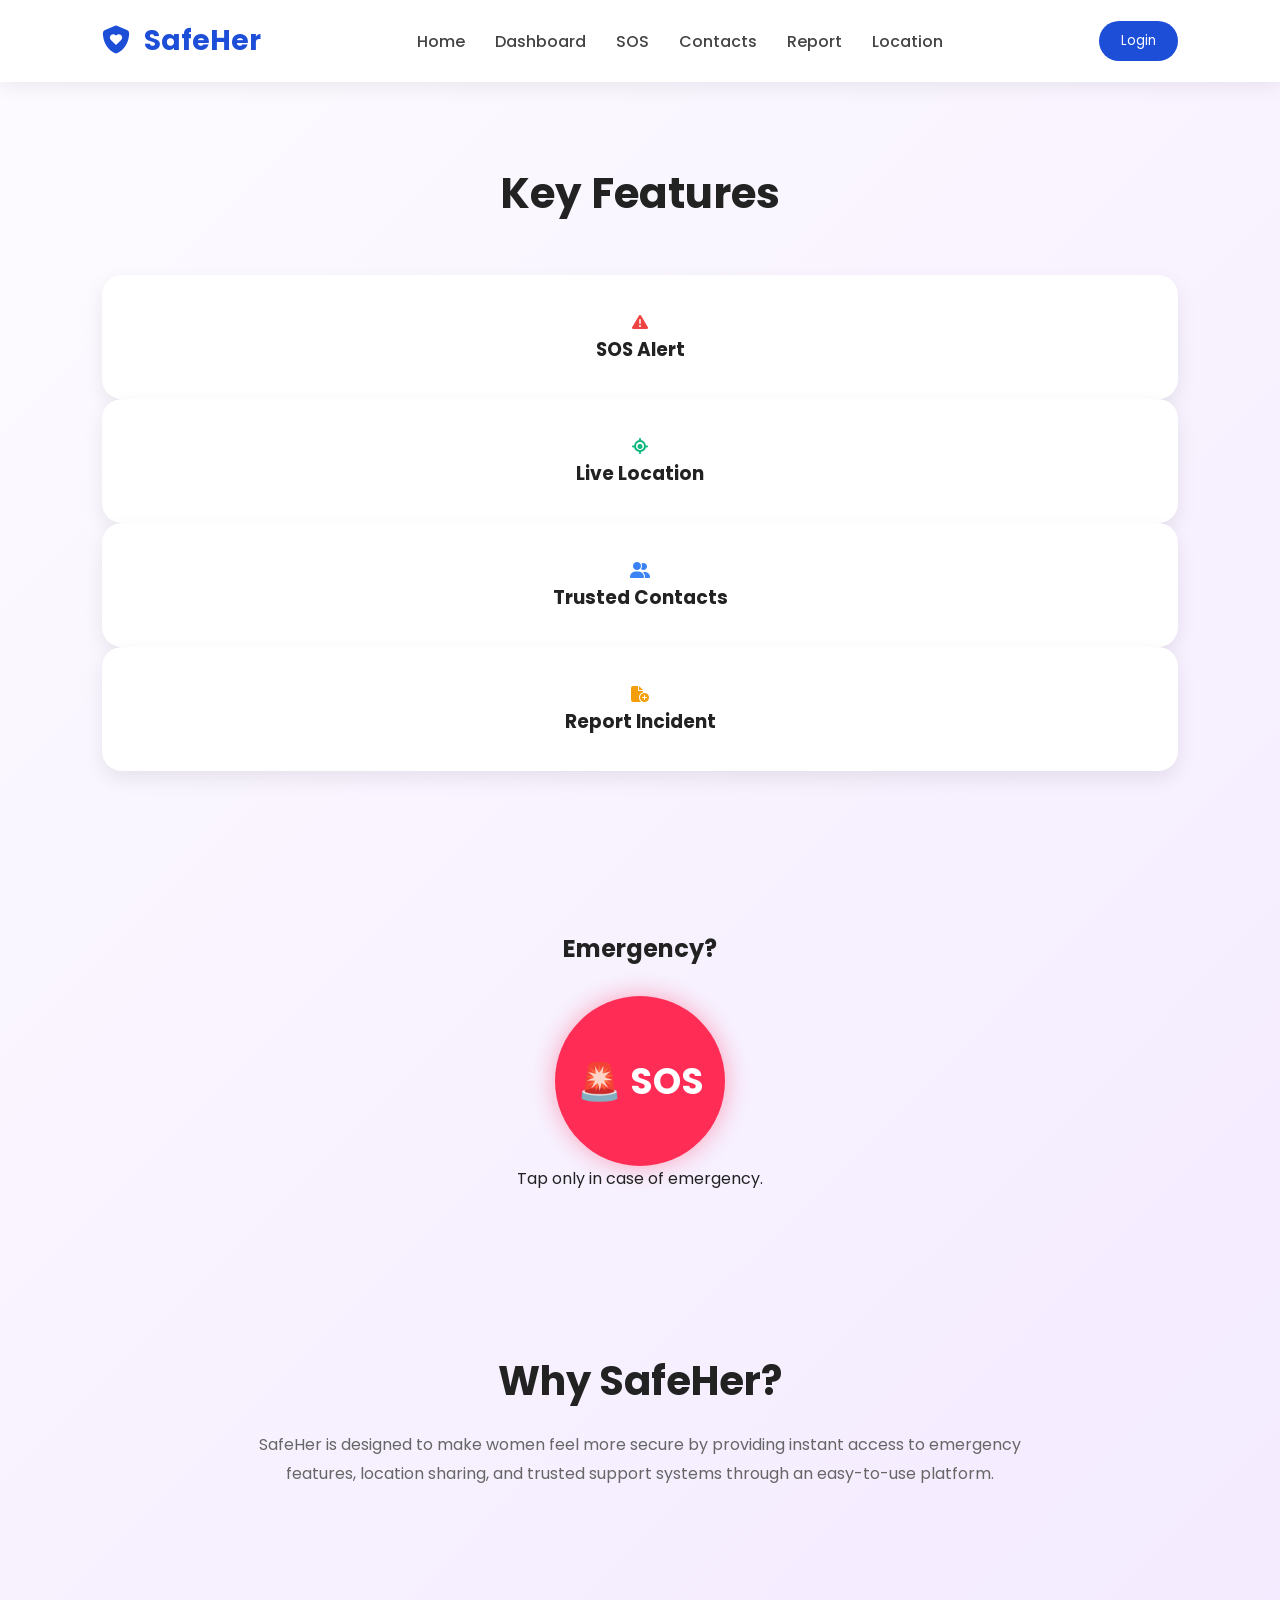
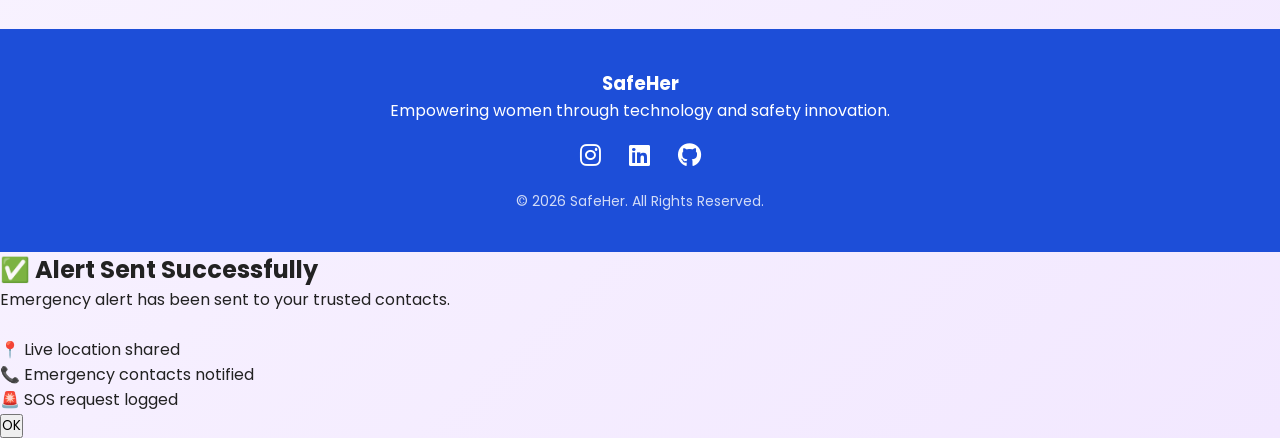
<file: index.html>
<!DOCTYPE html>
<html lang="en">
<head>
  <meta charset="UTF-8" />
  <meta name="viewport" content="width=device-width, initial-scale=1.0" />
  <title>SafeHer | Women Safety Platform</title>

  <!-- Google Font -->
  <link rel="preconnect" href="https://fonts.googleapis.com">
  <link rel="preconnect" href="https://fonts.gstatic.com" crossorigin>
  <link href="https://fonts.googleapis.com/css2?family=Poppins:wght@300;400;500;600;700&display=swap" rel="stylesheet">

  <!-- Font Awesome Icons -->
  <link rel="stylesheet"
    href="https://cdnjs.cloudflare.com/ajax/libs/font-awesome/6.5.2/css/all.min.css">

  <!-- CSS -->
  <link rel="stylesheet" href="style.css">
</head>

<body>

  <nav class="navbar">

    <div class="logo">
        <i class="fa-solid fa-shield-heart"></i>
        SafeHer
    </div>

    <ul class="nav-links">

        <li><a href="index.html">Home</a></li>

        <li><a href="dashboard.html">Dashboard</a></li>

        <li><a href="sos.html">SOS</a></li>

        <li><a href="contacts.html">Contacts</a></li>

        <li><a href="report.html">Report</a></li>

        <li><a href="location.html">Location</a></li>



    </ul>

    <a href="login.html">
    <button class="login-btn">
        Login
    </button>
    </a>

</nav>

  <!-- Features -->
  <section id="features" class="features">

    <h2>Key Features</h2>

<div class="feature-card">
    <i class="fa-solid fa-triangle-exclamation sos-icon"></i>
    <h3>SOS Alert</h3>
</div>

<div class="feature-card">
    <i class="fa-solid fa-location-crosshairs location-icon"></i>
    <h3>Live Location</h3>
</div>

<div class="feature-card">
    <i class="fa-solid fa-user-group contacts-icon"></i>
    <h3>Trusted Contacts</h3>
</div>

<div class="feature-card">
    <i class="fa-solid fa-file-circle-plus report-icon"></i>
    <h3>Report Incident</h3>
</div>

  </section>

  <!-- SOS CTA -->
  <section class="sos-section">

    <h2>Emergency?</h2>

    <button id="sosBtn" class="sos-button">
      🚨 SOS
    </button>

    <p>Tap only in case of emergency.</p>

  </section>

  <!-- About -->
  <section id="about" class="about">

    <h2>Why SafeHer?</h2>

    <p>
      SafeHer is designed to make women feel more secure by providing
      instant access to emergency features, location sharing, and
      trusted support systems through an easy-to-use platform.
    </p>

  </section>
  

  <!-- Footer -->
  <footer id="contact">

    <h3>SafeHer</h3>

    <p>
      Empowering women through technology and safety innovation.
    </p>

    <div class="socials">
      <i class="fab fa-instagram"></i>
      <i class="fab fa-linkedin"></i>
      <i class="fab fa-github"></i>
    </div>

    <p class="copyright">
      © 2026 SafeHer. All Rights Reserved.
    </p>

  </footer>


 <div id="sosPopup" class="popup">
    <div class="popup-content">
        <h2>✅ Alert Sent Successfully</h2>

        <p>
            Emergency alert has been sent to your trusted contacts.<br><br>
            📍 Live location shared<br>
            📞 Emergency contacts notified<br>
            🚨 SOS request logged
        </p>

        <button onclick="closePopup()">
            OK
        </button>
    </div>
</div> 

<script src="script.js"></script>
</body>
</html>
</file>
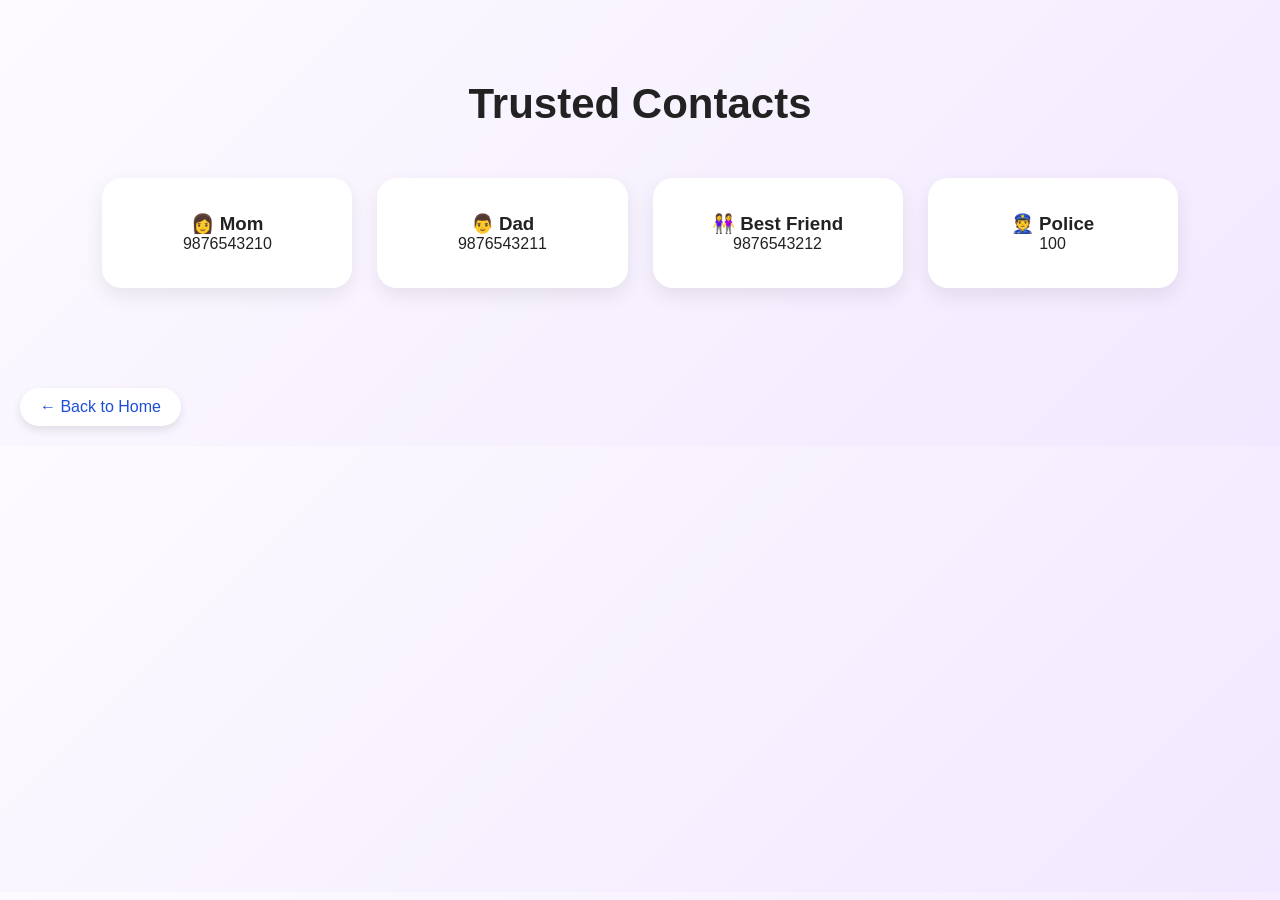
<file: contacts.html>
<!DOCTYPE html>
<html>
<head>
    <title>Trusted Contacts</title>
    <link rel="stylesheet" href="style.css">
</head>
<body>

<section class="features">

    <h2>Trusted Contacts</h2>

    <div class="feature-grid">

        <div class="feature-card">
            <h3>👩 Mom</h3>
            <p>9876543210</p>
        </div>

        <div class="feature-card">
            <h3>👨 Dad</h3>
            <p>9876543211</p>
        </div>

        <div class="feature-card">
            <h3>👭 Best Friend</h3>
            <p>9876543212</p>
        </div>

        <div class="feature-card">
            <h3>👮 Police</h3>
            <p>100</p>
        </div>

    </div>


</section>
<a href="index.html" class="back-btn">
    ← Back to Home
</a>

</body>
</html>
</file>
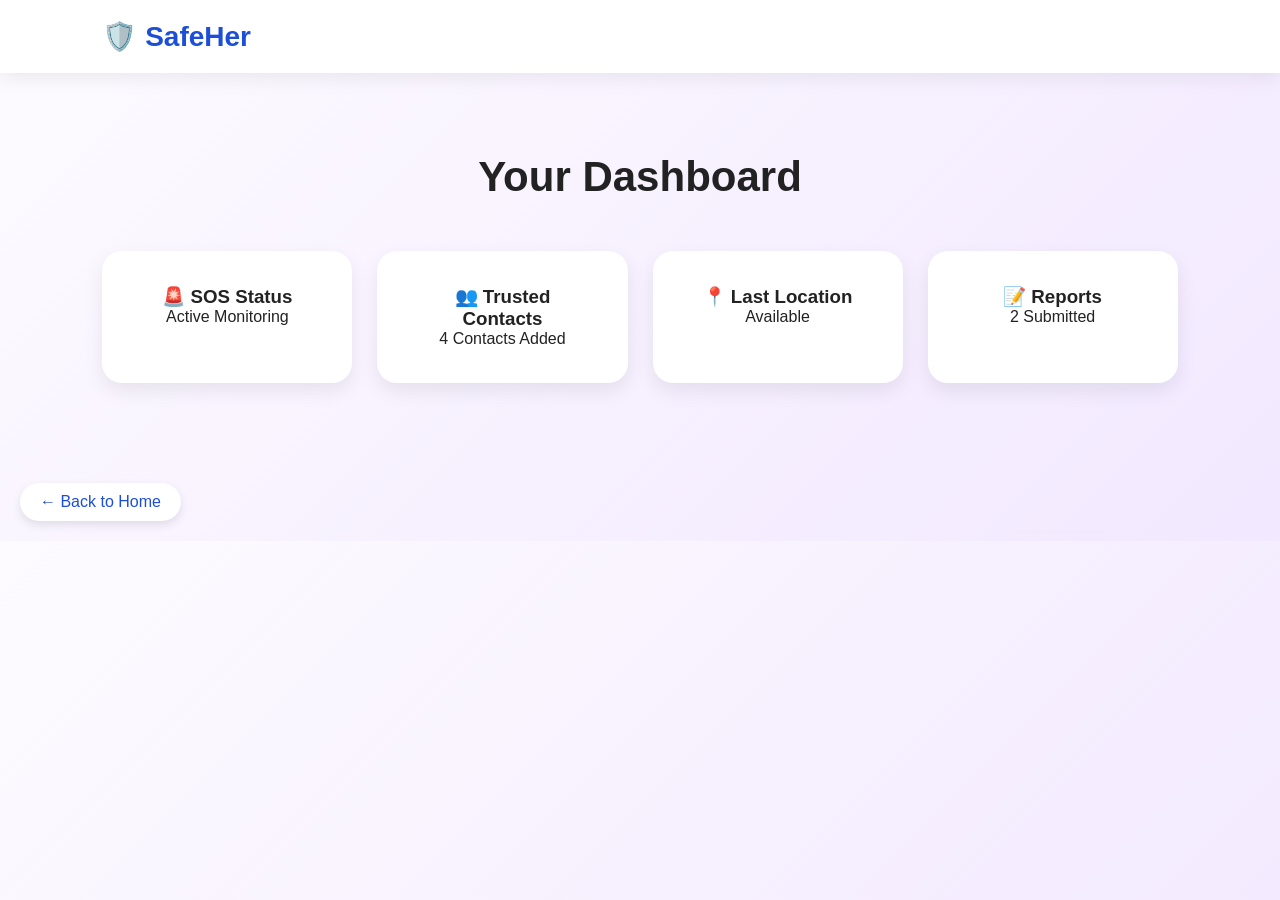
<file: dashboard.html>
<!DOCTYPE html>
<html>
<head>
    <title>SafeHer Dashboard</title>
    <link rel="stylesheet" href="style.css">
</head>
<body>

<nav class="navbar">
    <div class="logo">🛡️ SafeHer</div>
</nav>

<section class="features">

    <h2>Your Dashboard</h2>

    <div class="feature-grid">

        <div class="feature-card">
            <h3>🚨 SOS Status</h3>
            <p>Active Monitoring</p>
        </div>

        <div class="feature-card">
            <h3>👥 Trusted Contacts</h3>
            <p>4 Contacts Added</p>
        </div>

        <div class="feature-card">
            <h3>📍 Last Location</h3>
            <p>Available</p>
        </div>

        <div class="feature-card">
            <h3>📝 Reports</h3>
            <p>2 Submitted</p>
        </div>

    </div>
    
</section>
<a href="index.html" class="back-btn">
    ← Back to Home
</a>

</body>
</html>
</file>
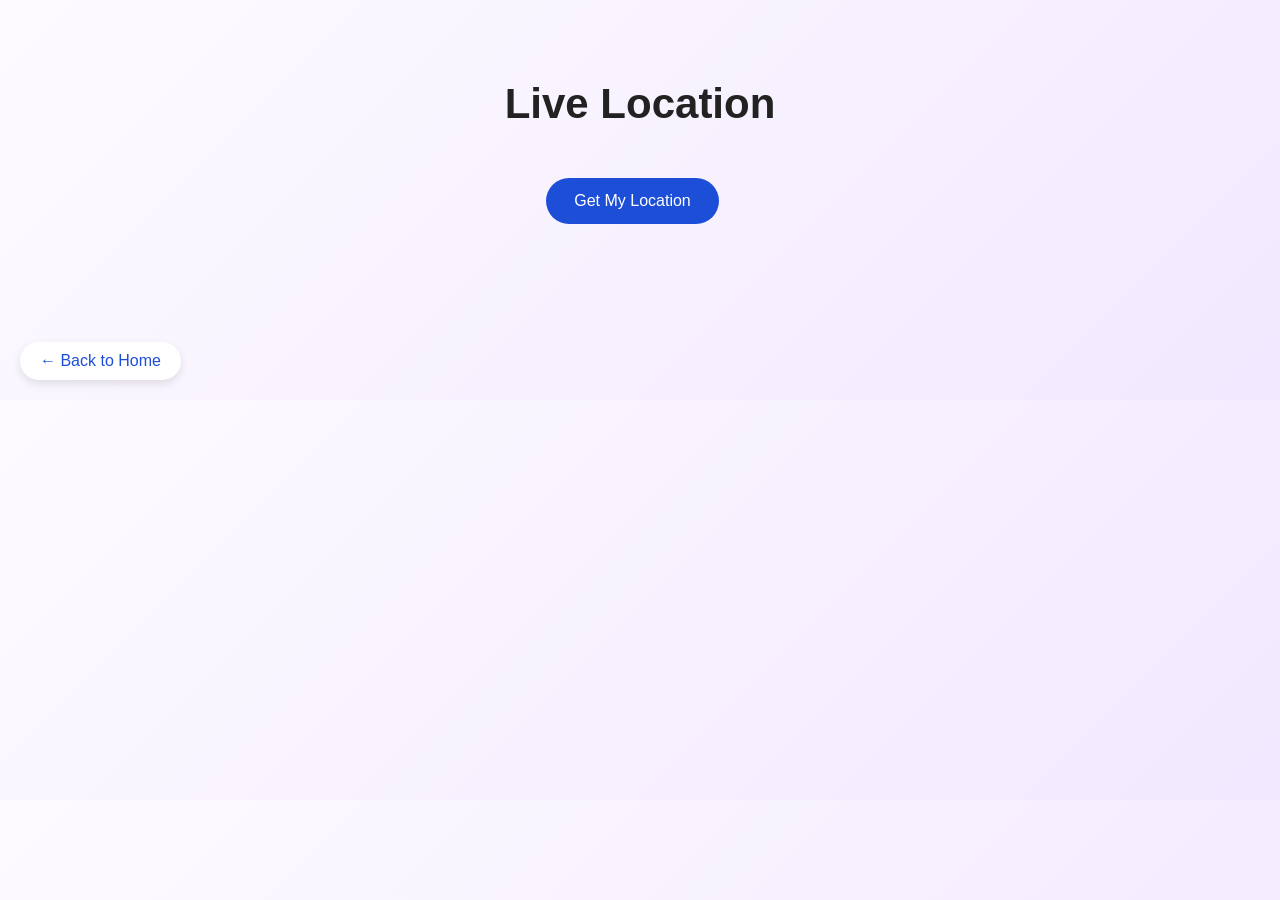
<file: location.html>
<!DOCTYPE html>
<html>
<head>
    <title>Live Location</title>
    <link rel="stylesheet" href="style.css">
</head>
<body>

<section class="features">

    <h2>Live Location</h2>

    <button class="primary-btn"
            onclick="getLocation()">
        Get My Location
    </button>

    <br><br>

    <p id="locationText"></p>

</section>

<script>

function getLocation(){

if(navigator.geolocation){

navigator.geolocation.getCurrentPosition(function(position){

document.getElementById("locationText").innerHTML=
"Latitude: "+
position.coords.latitude+
"<br>Longitude: "+
position.coords.longitude;

});

}

}

</script>
<a href="index.html" class="back-btn">
    ← Back to Home
</a>

</body>
</html>
</file>
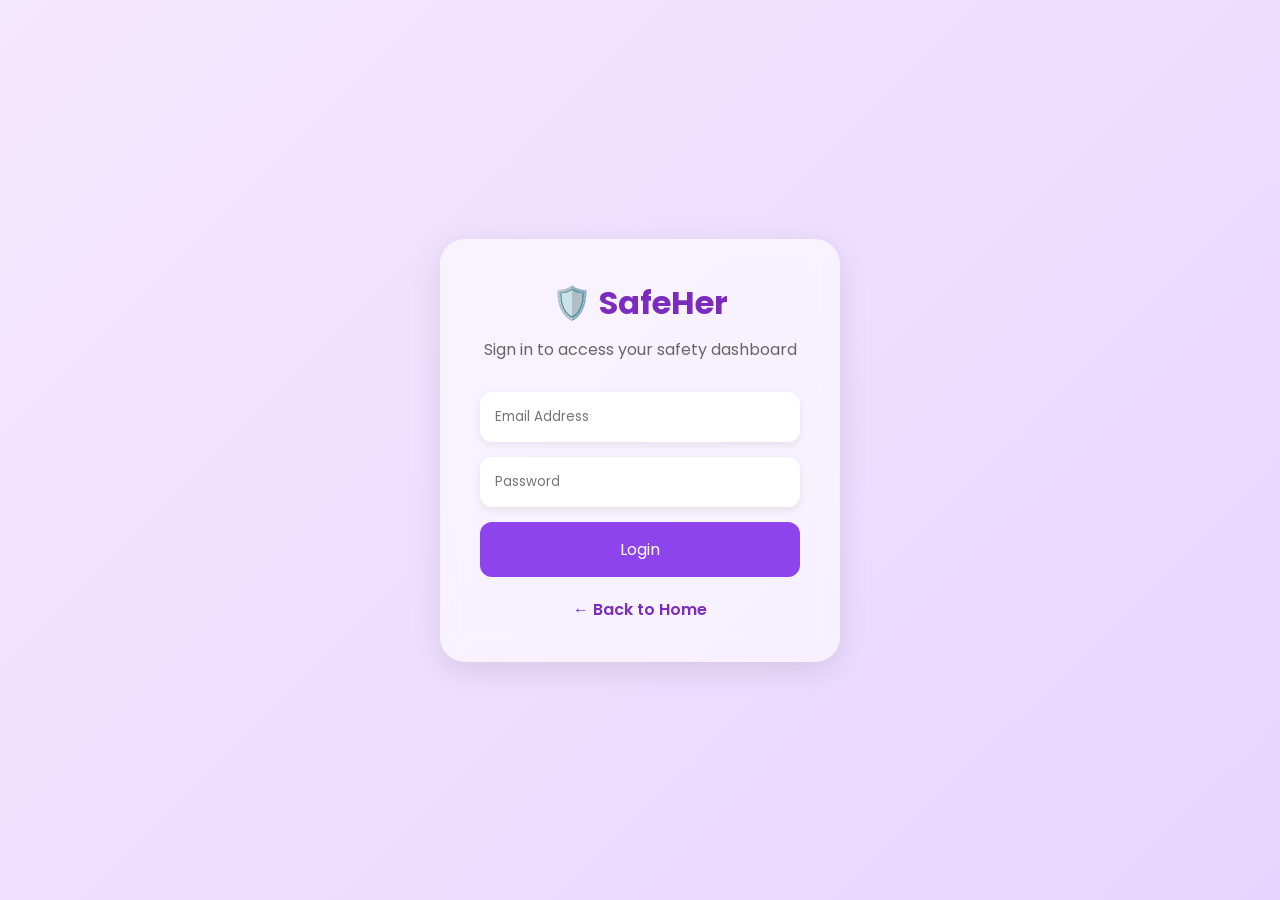
<file: login.html>
<!DOCTYPE html>
<html lang="en">

<head>
    <meta charset="UTF-8">
    <meta name="viewport" content="width=device-width, initial-scale=1.0">
    <title>SafeHer Login</title>

    <link rel="stylesheet" href="style.css">

    <link href="https://fonts.googleapis.com/css2?family=Poppins:wght@300;400;500;600;700&display=swap" rel="stylesheet">

    <style>

        body{
            display:flex;
            justify-content:center;
            align-items:center;
            min-height:100vh;
            background:linear-gradient(135deg,#f4e8ff,#e8d5ff);
        }

        .login-container{
            width:400px;
            background:rgba(255,255,255,0.6);
            backdrop-filter:blur(12px);
            border-radius:25px;
            padding:40px;
            box-shadow:0 8px 30px rgba(0,0,0,0.1);
        }

        .login-container h1{
            text-align:center;
            color:#7b2cbf;
            margin-bottom:10px;
        }

        .login-container p{
            text-align:center;
            color:#666;
            margin-bottom:30px;
        }

        .login-container input{
            width:100%;
            padding:15px;
            margin-bottom:15px;
            border:none;
            border-radius:12px;
            box-shadow:0 3px 10px rgba(0,0,0,.08);
            outline:none;
        }

        .login-btn-main{
            width:100%;
            padding:15px;
            border:none;
            border-radius:12px;
            background:#8e44ec;
            color:white;
            font-size:16px;
            cursor:pointer;
            transition:.3s;
        }

        .login-btn-main:hover{
            transform:translateY(-3px);
        }

        .back-home{
            display:block;
            text-align:center;
            margin-top:20px;
            text-decoration:none;
            color:#7b2cbf;
            font-weight:600;
        }

    </style>

</head>

<body>

<div class="login-container">

    <h1>🛡️ SafeHer</h1>

    <p>Sign in to access your safety dashboard</p>

    <form id="loginForm">

        <input
            type="email"
            placeholder="Email Address"
            required>

        <input
            type="password"
            placeholder="Password"
            required>

        <button
            type="submit"
            class="login-btn-main">
            Login
        </button>

    </form>

    <a href="index.html" class="back-home">
        ← Back to Home
    </a>

</div>

<script>

document.getElementById("loginForm")
.addEventListener("submit", function(e){

    e.preventDefault();

    alert("✅ Login Successful");

    window.location.href = "dashboard.html";

});

</script>


</body>
</html>
</file>
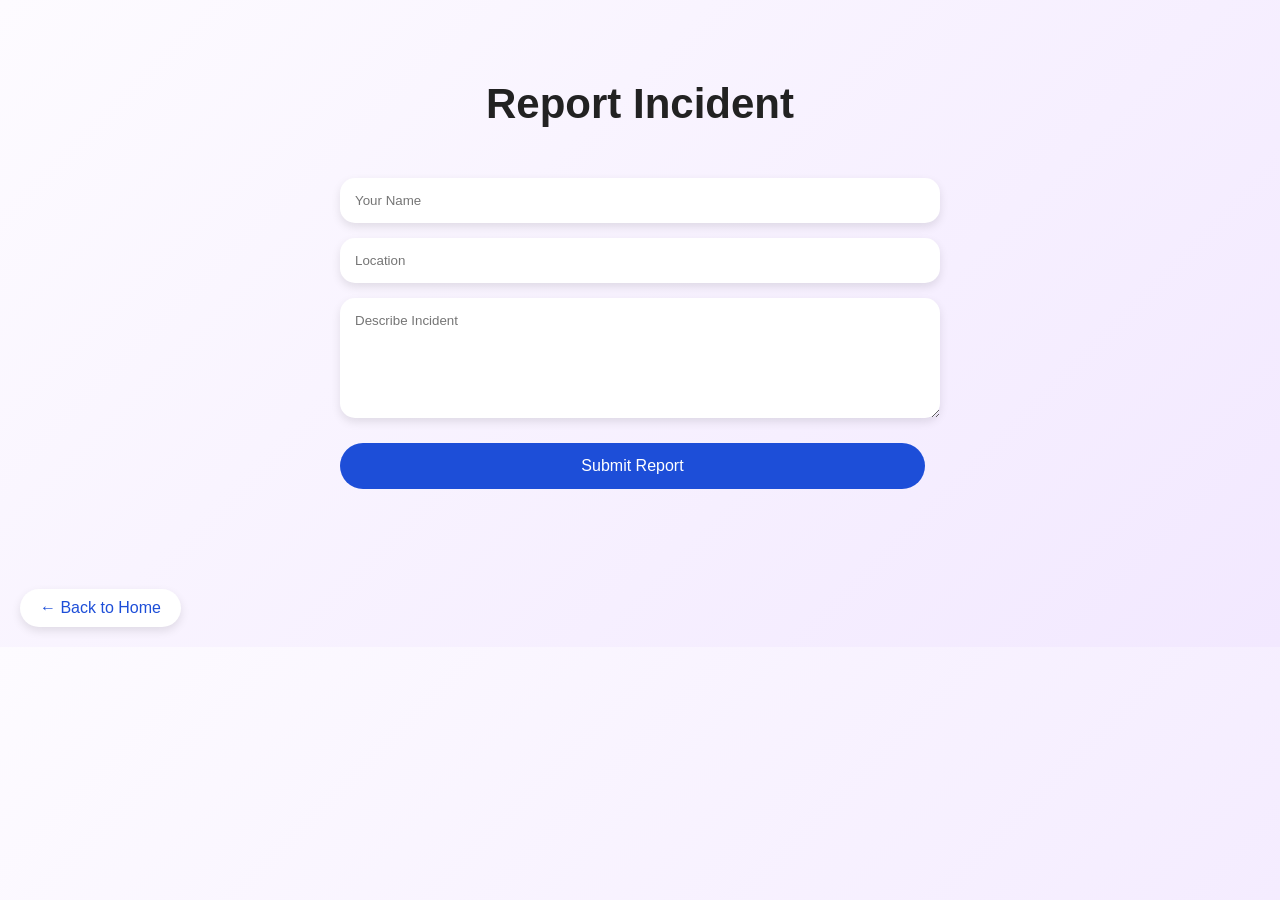
<file: report.html>
<!DOCTYPE html>
<html>
<head>
    <title>Report Incident</title>
    <link rel="stylesheet" href="style.css">
</head>
<body>

<section class="features">

    <h2>Report Incident</h2>

    <form id="reportForm" class="report-form">

        <input type="text"
               placeholder="Your Name"
               required>

        <input type="text"
               placeholder="Location"
               required>

        <textarea
            placeholder="Describe Incident"
            rows="6"></textarea>

        <button class="primary-btn">
            Submit Report
        </button>

    </form>

</section>

<script>

document.getElementById("reportForm")
.addEventListener("submit",function(e){

e.preventDefault();

alert("✅ Incident Report Submitted");

});

</script>
<a href="index.html" class="back-btn">
    ← Back to Home
</a>

</body>
</html>
</file>
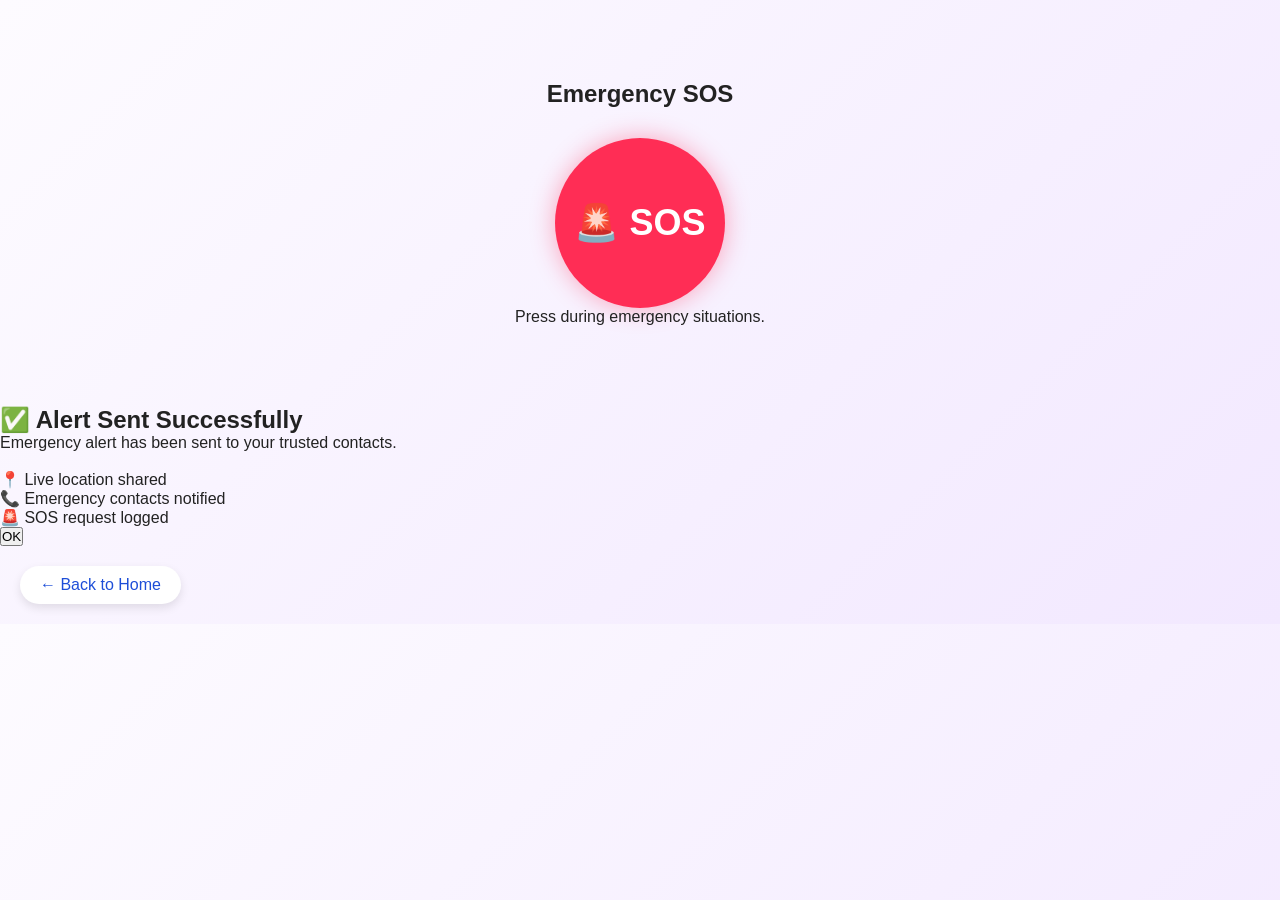
<file: SOS.html>
<!DOCTYPE html>
<html>
<head>
    <title>Emergency SOS</title>
    <link rel="stylesheet" href="style.css">
</head>

<body>

<section class="sos-section">

    <h1>Emergency SOS</h1>

    <button id="sosBtn" class="sos-button">
        🚨 SOS
    </button>

    <p>
        Press during emergency situations.
    </p>

</section>

<!-- SOS Success Popup -->
<div id="sosPopup" class="popup">
    <div class="popup-content">

        <h2>✅ Alert Sent Successfully</h2>

        <p>
            Emergency alert has been sent to your trusted contacts.<br><br>

            📍 Live location shared<br>
            📞 Emergency contacts notified<br>
            🚨 SOS request logged
        </p>

        <button onclick="closePopup()">
            OK
        </button>

    </div>
</div>

<a href="index.html" class="back-btn">
    ← Back to Home
</a>

<script src="script.js"></script>

</body>
</html>
</file>
<file: style.css>
*{
    margin:0;
    padding:0;
    box-sizing:border-box;
    font-family:'Poppins',sans-serif;
}

body{
    background:linear-gradient(135deg,#fdfbff,#f2e8ff);
    color:#222;
}

/* NAVBAR */

.navbar{
    display:flex;
    justify-content:space-between;
    align-items:center;
    padding:20px 8%;
    background:white;
    box-shadow:0 4px 20px rgba(0,0,0,0.08);
    position:sticky;
    top:0;
    z-index:1000;
}

.logo{
    font-size:28px;
    font-weight:700;
    color:#1D4ED8;
}

.logo i{
    margin-right:8px;
}

.nav-links{
    display:flex;
    list-style:none;
    gap:30px;
}

.nav-links a{
    text-decoration:none;
    color:#444;
    font-weight:500;
    transition:0.3s;
}

.nav-links a:hover{
    color: #1D4ED8;
}

.login-btn{
    padding:10px 22px;
    border:none;
    border-radius:25px;
    background:#1D4ED8;
    color:white;
    cursor:pointer;
    transition:.3s;
}

.login-btn:hover{
    transform:scale(1.05);
}

/* HERO */

.hero{
    display:flex;
    justify-content:space-between;
    align-items:center;
    padding:80px 8%;
    flex-wrap:wrap;
}

.hero-text{
    flex:1;
    min-width:320px;
}

.hero-text h1{
    font-size:58px;
    line-height:1.2;
}

.hero-text span{
    color:#1D4ED8;
}

.hero-text p{
    margin-top:20px;
    font-size:18px;
    color:#666;
    max-width:550px;
}

.hero-buttons{
    margin-top:35px;
}

.primary-btn,
.secondary-btn{
    padding:14px 28px;
    border:none;
    border-radius:30px;
    cursor:pointer;
    margin-right:15px;
    font-size:16px;
}

.primary-btn{
    background:#1D4ED8;
    color:white;
}

.primary-btn:hover{
    transform:translateY(-3px);
}

.secondary-btn{
    background:white;
    box-shadow:0 4px 15px rgba(0,0,0,.1);
}

/* GLASS CARDS */

.hero-image{
    display:flex;
    flex-direction:column;
    gap:25px;
    margin-top:40px;
}

.glass-card{
    width:260px;
    padding:30px;
    background:rgba(255,255,255,0.45);
    backdrop-filter:blur(10px);
    border-radius:20px;
    box-shadow:0 8px 25px rgba(0,0,0,.08);
    transition:.3s;
}

.glass-card:hover{
    transform:translateY(-8px);
}

.glass-card i{
    font-size:35px;
    color:#e11515;
    margin-bottom:10px;
}

/* FEATURES */

.features{
    padding:80px 8%;
    text-align:center;
}

.features h2{
    font-size:42px;
    margin-bottom:50px;
}

.feature-grid{
    display:grid;
    grid-template-columns:repeat(auto-fit,minmax(240px,1fr));
    gap:25px;
}

.feature-card{
    background:white;
    padding:35px;
    border-radius:20px;
    box-shadow:0 8px 20px rgba(0,0,0,.08);
    transition:.3s;
}

.feature-card:hover{
    transform:translateY(-10px);
}

/* SOS Alert - Red */
.sos-icon {
    color: #EF4444;
}

/* Live Location - Green */
.location-icon {
    color: #10B981;
}

/* Trusted Contacts - Blue */
.contacts-icon {
    color: #3B82F6;
}

/* Report Incident - Orange */
.report-icon {
    color: #F59E0B;
}

/* SOS */

.sos-section{
    padding:80px 20px;
    text-align:center;
}

.sos-button{
    margin-top:30px;
    width:170px;
    height:170px;
    border-radius:50%;
    border:none;
    font-size:36px;
    font-weight:bold;
    background:#ff2d55;
    color:white;
    cursor:pointer;
    animation:pulse 1.6s infinite;
    box-shadow:0 0 25px rgba(255,45,85,.4);
}

@keyframes pulse{
    0%{
        transform:scale(1);
    }
    50%{
        transform:scale(1.08);
    }
    100%{
        transform:scale(1);
    }
}

/* ABOUT */

.about{
    padding:80px 10%;
    text-align:center;
}

.about h2{
    font-size:40px;
    margin-bottom:20px;
}

.about p{
    color:#666;
    line-height:1.8;
    max-width:800px;
    margin:auto;
}

/* FOOTER */

footer{
    margin-top:60px;
    background:#1D4ED8;
    color:white;
    text-align:center;
    padding:40px 20px;
}

.socials{
    margin:20px 0;
}

.socials i{
    font-size:24px;
    margin:0 12px;
    cursor:pointer;
}

.socials i:hover{
    transform:scale(1.2);
}

.copyright{
    opacity:0.8;
    font-size:14px;
}

/* MOBILE */

@media(max-width:768px){

    .navbar{
        flex-direction:column;
        gap:15px;
    }

    .nav-links{
        flex-wrap:wrap;
        justify-content:center;
    }

    .hero{
        text-align:center;
    }

    .hero-text h1{
        font-size:42px;
    }

    .hero-image{
        align-items:center;
    }

}
.report-form{
    max-width:600px;
    margin:auto;
    display:flex;
    flex-direction:column;
    gap:15px;
}

.report-form input,
.report-form textarea{

    padding:15px;
    border:none;
    border-radius:15px;
    box-shadow:0 4px 10px rgba(0,0,0,.1);

}

.report-form button{
    margin-top:10px;
}
.back-btn{
    display:inline-block;
    margin:20px;
    padding:10px 20px;
    text-decoration:none;
    background:white;
    color:#1D4ED8;
    border-radius:25px;
    box-shadow:0 4px 10px rgba(0,0,0,.1);
    transition:.3s;
}

.back-btn:hover{
    background:#1D4ED8;
    color:white;
}
</file>
